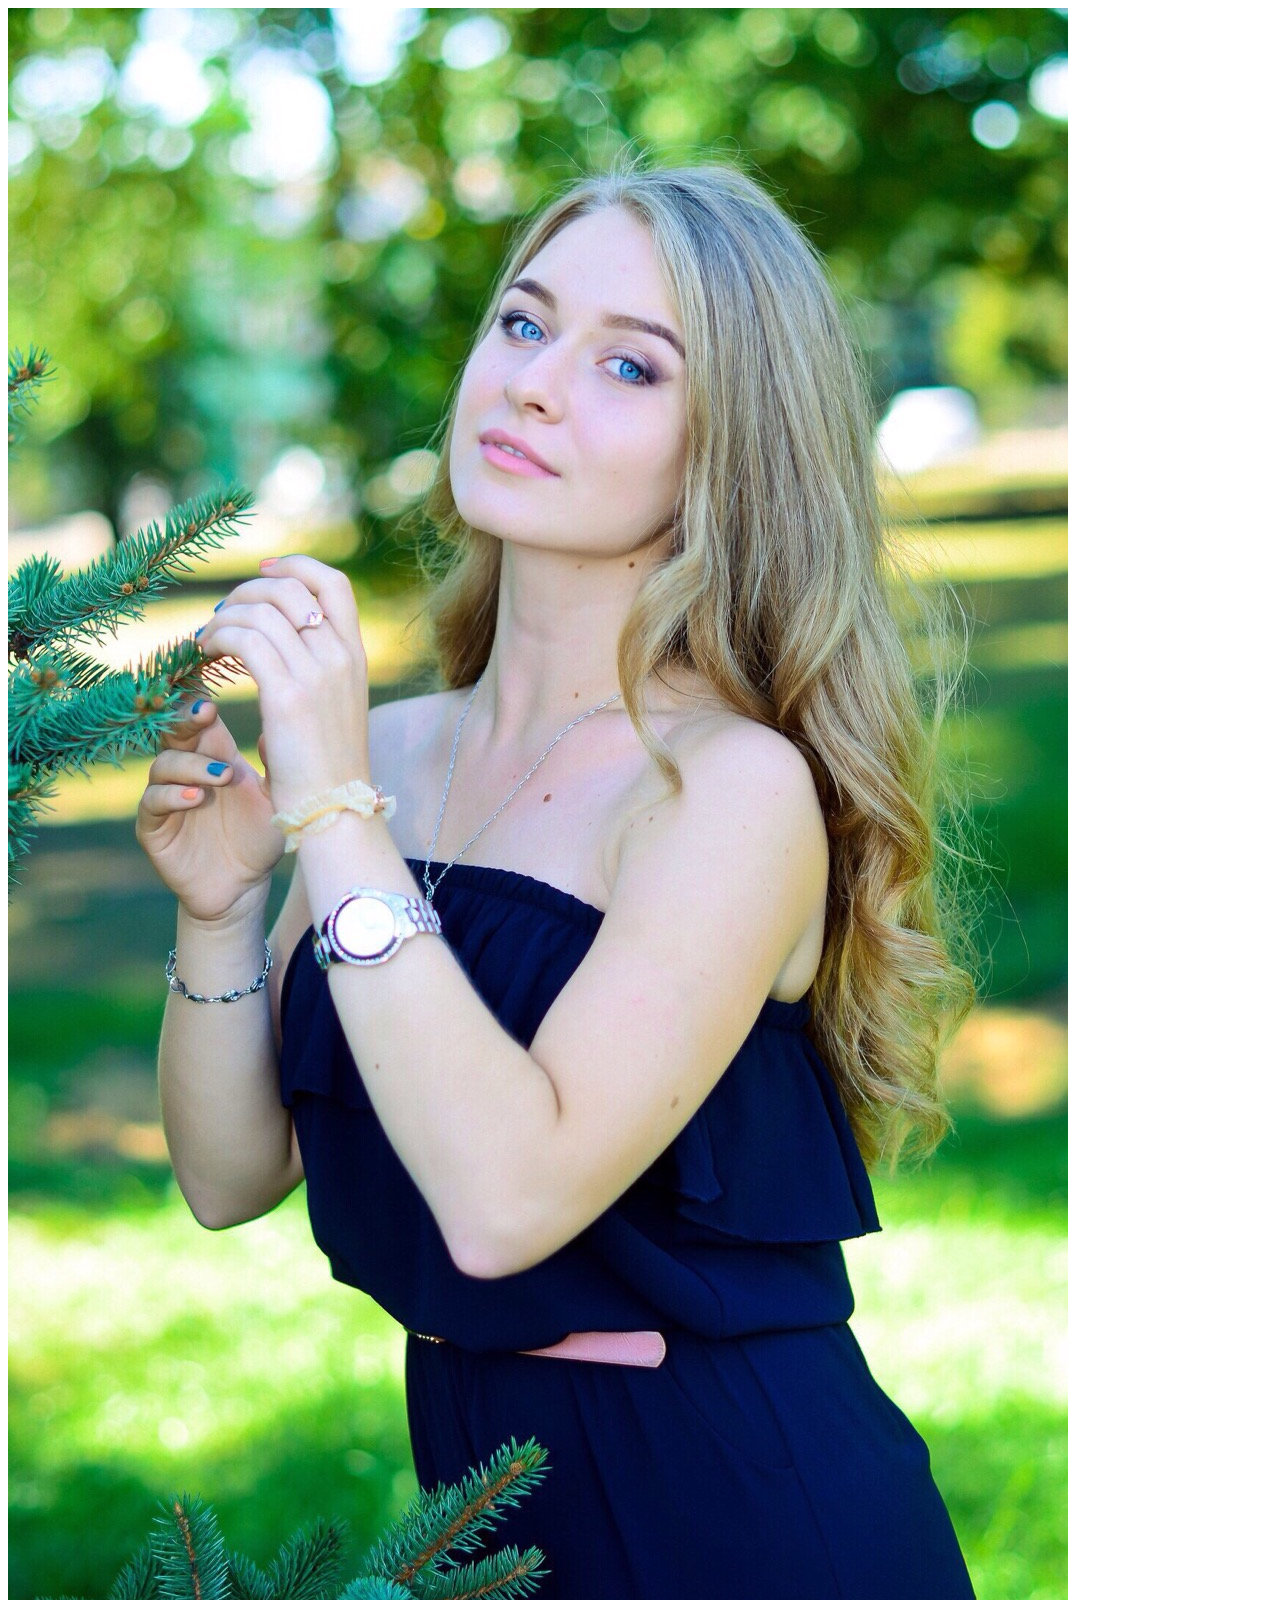
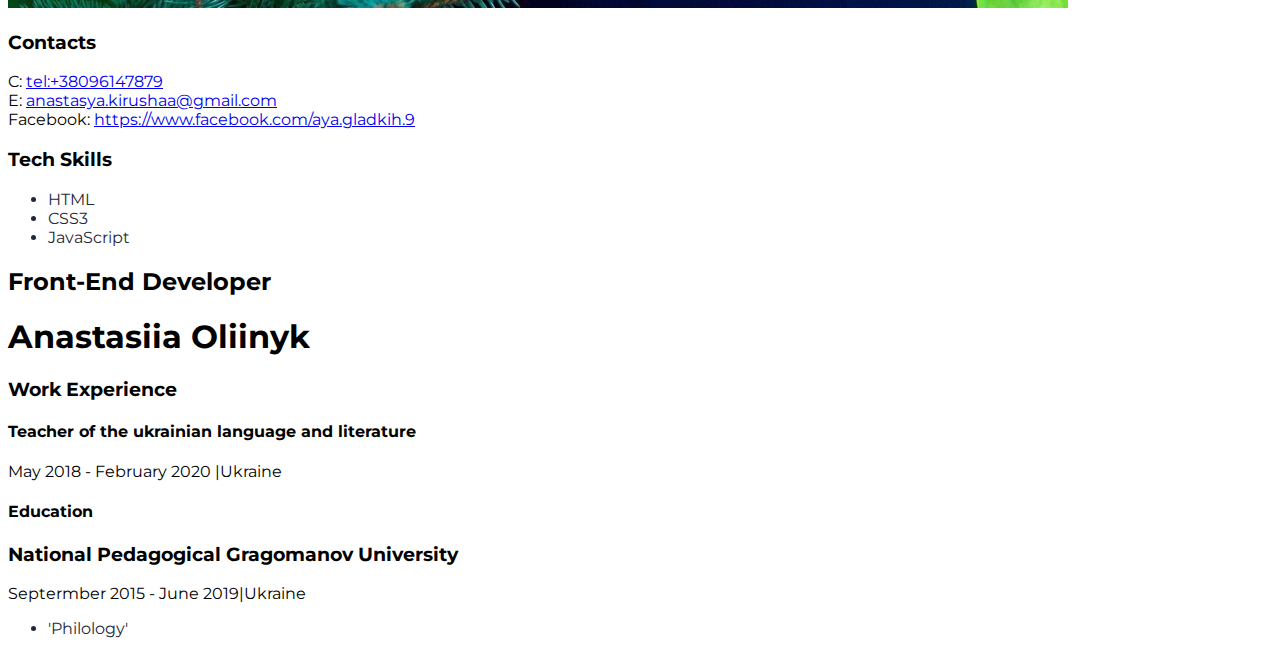
<file: index.html>
<!DOCTYPE html>
<html lang="en">

<head>
    <meta charset="UTF-8">
    <meta name="viewport" content="width=device-width, initial-scale=1.0">
    <title>My resume</title>
    <link rel="stylesheet" href="./сss/style.css" />
    <link href="https://fonts.googleapis.com/css2?family=Montserrat:wght@400;700&display=swap" rel="stylesheet" />

</head>

<!--rain-container-->
<div>
    <aside>
        <img src="./img/IMG_2521.JPG" alt="my photo">

        <!---contacts container-->
        <div>
            <h3>Contacts</h3>

            <div> C: <a href="tel:+38096147879"> tel:+38096147879 </a> </div>
            <div> E: <a href=anastasya.kirushaa@gmail.com">anastasya.kirushaa@gmail.com</a> </div>
            <div> Facebook: <a href="https://www.facebook.com/aya.gladkih.9"> https://www.facebook.com/aya.gladkih.9
                </a>

                <div>
                    <h3>Tech Skills</h3>
                    <ul>
                        <li> HTML </li>
                        <li> CSS3 </li>
                        <li> JavaScript </li>
                    </ul>


                </div>

    </aside>

    <!--about me-container-->
    <div>
        <!--about me main info-->
        <div>
            <h2>Front-End Developer</h2>
            <h1>Anastasiia Oliinyk</h1>


        </div>
        <div>

            <!--work experience-->

            <div>
                <h3>Work Experience</h3>



            </div>


            <!--- company 1-->

            <div>
                <h4> Teacher of the ukrainian language and literature</h4>

                <span> May 2018 - February 2020 |Ukraine </span>



            </div>

            <!-- my education-->

            <div>
                <h4> Education </h4>

                <h3> National Pedagogical Gragomanov University </h3>

                <span>Septermber 2015 - June 2019|Ukraine</span>

                <ul>

                    <li> 'Philology' </li>

                </ul>
            </div>





        </div>
    </div>
</div>

</div>


</body>

</html>
</file>
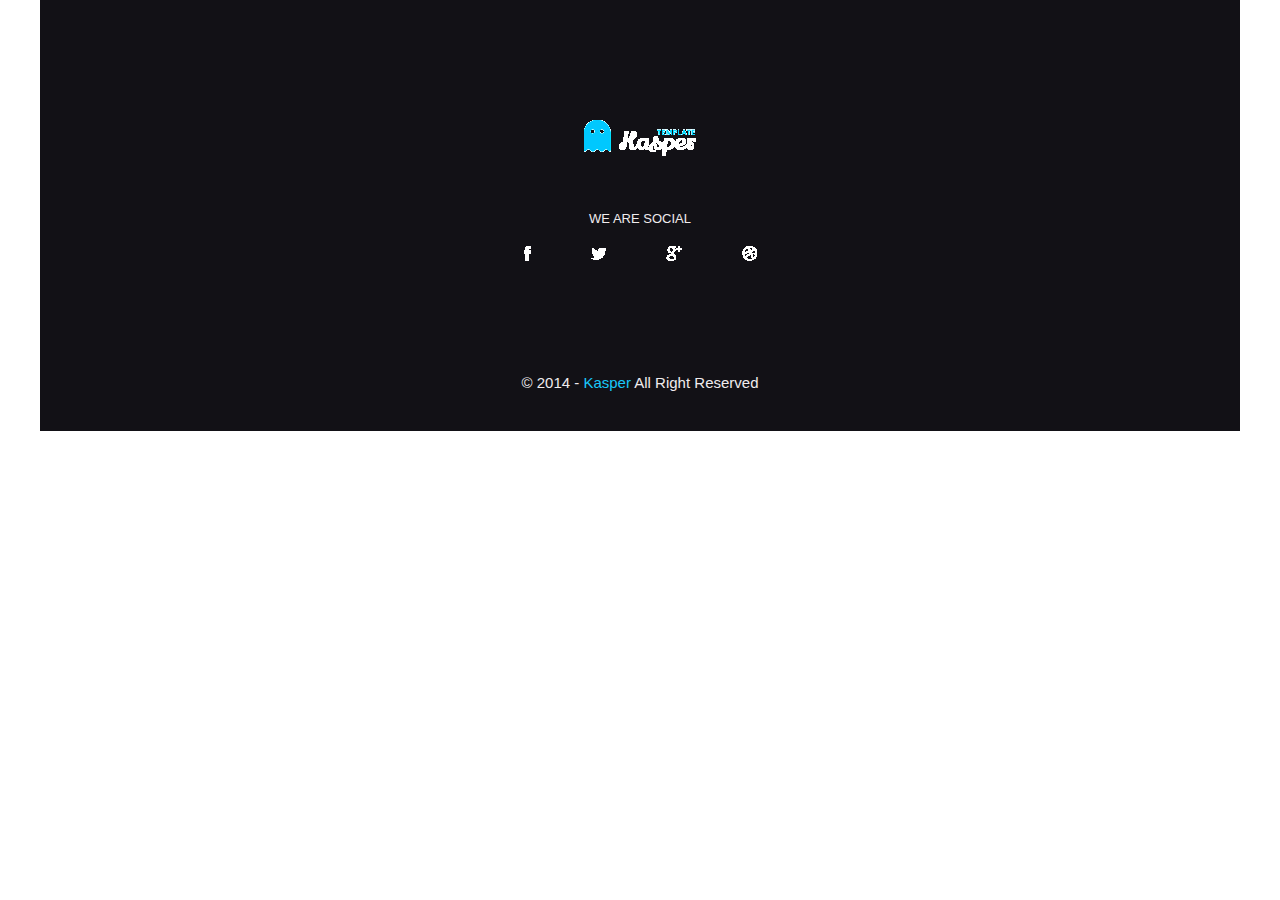
<file: домашка 5/index.html>
<!DOCTYPE html>
<html lang="en">
<head>
    <meta charset="UTF-8">
    <meta name="viewport" content="width=device-width, initial-scale=1.0">
    <title>Document</title>
    <link rel="stylesheet" href="style.css">
</head>
<body>
    <body>
        <div class="wrap">
          <footer>
            <img src="hw5/Logo.png" alt="logo" class="logo">
            <p class="hw5/Logo.png">
              WE ARE SOCIAL
            </p>
            <div class="submenu-container">
              <a href="hw5/Facebook.png">
                <img src="hw5/Facebook.png" alt="facebook">
              </a>
              <a href="hw5/Tweter.png">
                <img src="hw5/Tweter.png" alt="twitter">
              </a>
              <a href="hw5/Google.png">
                <img src="hw5/Google.png" alt="google">
              </a>
              <a href="hw5/Dribble.png">
                <img src="hw5/Dribble.png" alt="dribble">
              </a>
            </div>
            <p class="text-time"> 
              © 2014 - <span>Kasper</span> All Right Reserved
            </p>
            
          </footer>
        </div>
      </body>
      </html>
</file>
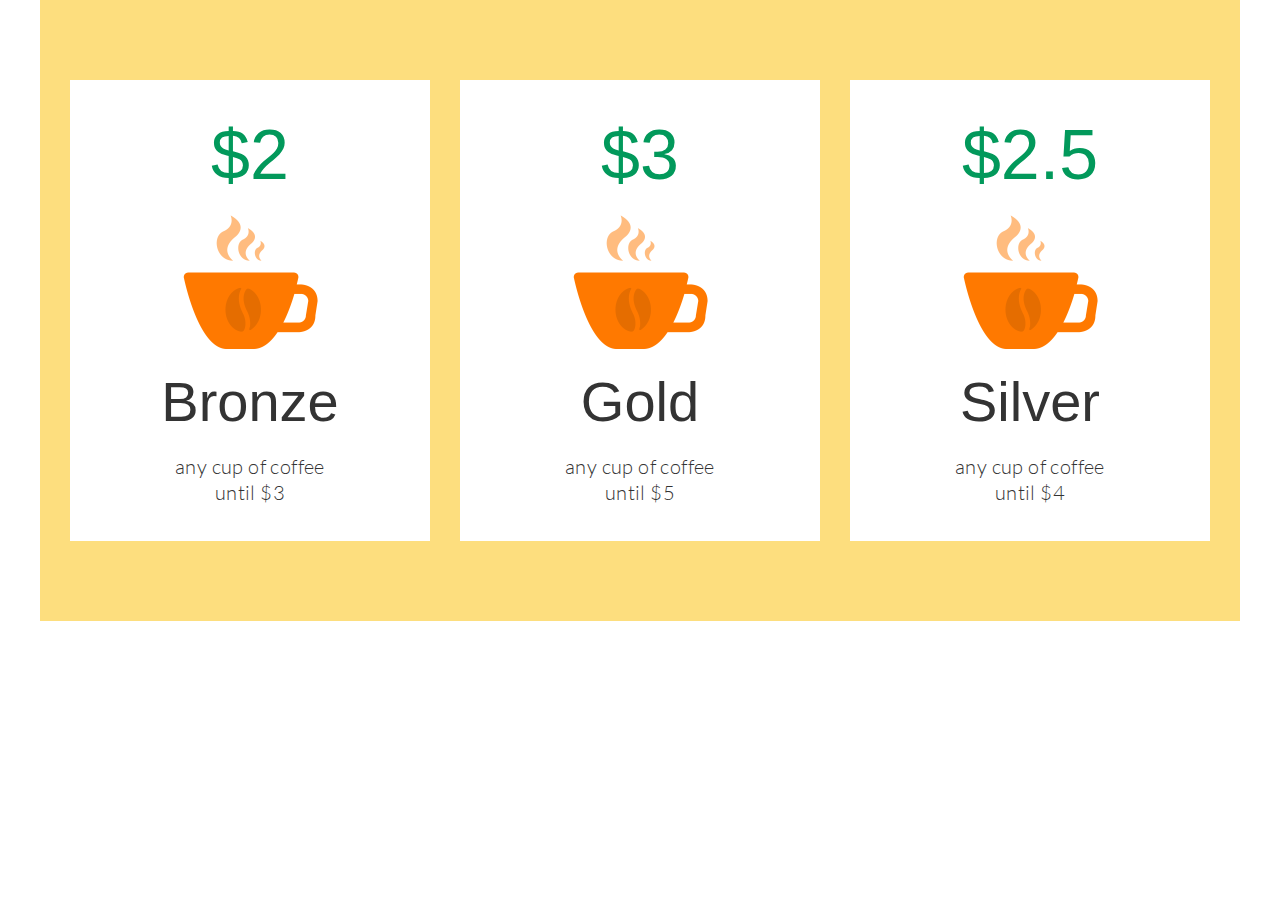
<file: домашка11/index.html>
<!DOCTYPE html>
<html lang="en">
<head>
  <meta charset="UTF-8">
  <meta name="viewport" content="width=device-width, initial-scale=1.0">
  <title>Coffee</title>
  <link rel="stylesheet" href="style.css">
</head>
<body>
  <div class="wrapper">
    <div class="item">
      <div class="price">
        $2
      </div>
      <img src="cup-bronze.png" alt="cup bronze">
      <h1>
        Bronze
      </h1>
      <p>
        any cup of coffee until $3
      </p>
    </div>
    <div class="item">
      <div class="price">
        $3
      </div>
      <img src="cup-bronze.png" alt="cup bronze">
      <h1>
        Gold
      </h1>
      <p>
        any cup of coffee until $5
      </p>
    </div>
    <div class="item">
      <div class="price">
        $2.5
      </div>
      <img src="cup-bronze.png" alt="cup bronze">
      <h1>
        Silver
      </h1>
      <p>
        any cup of coffee until $4
      </p>
    </div>
  </div>
</body>
</html>
</file>
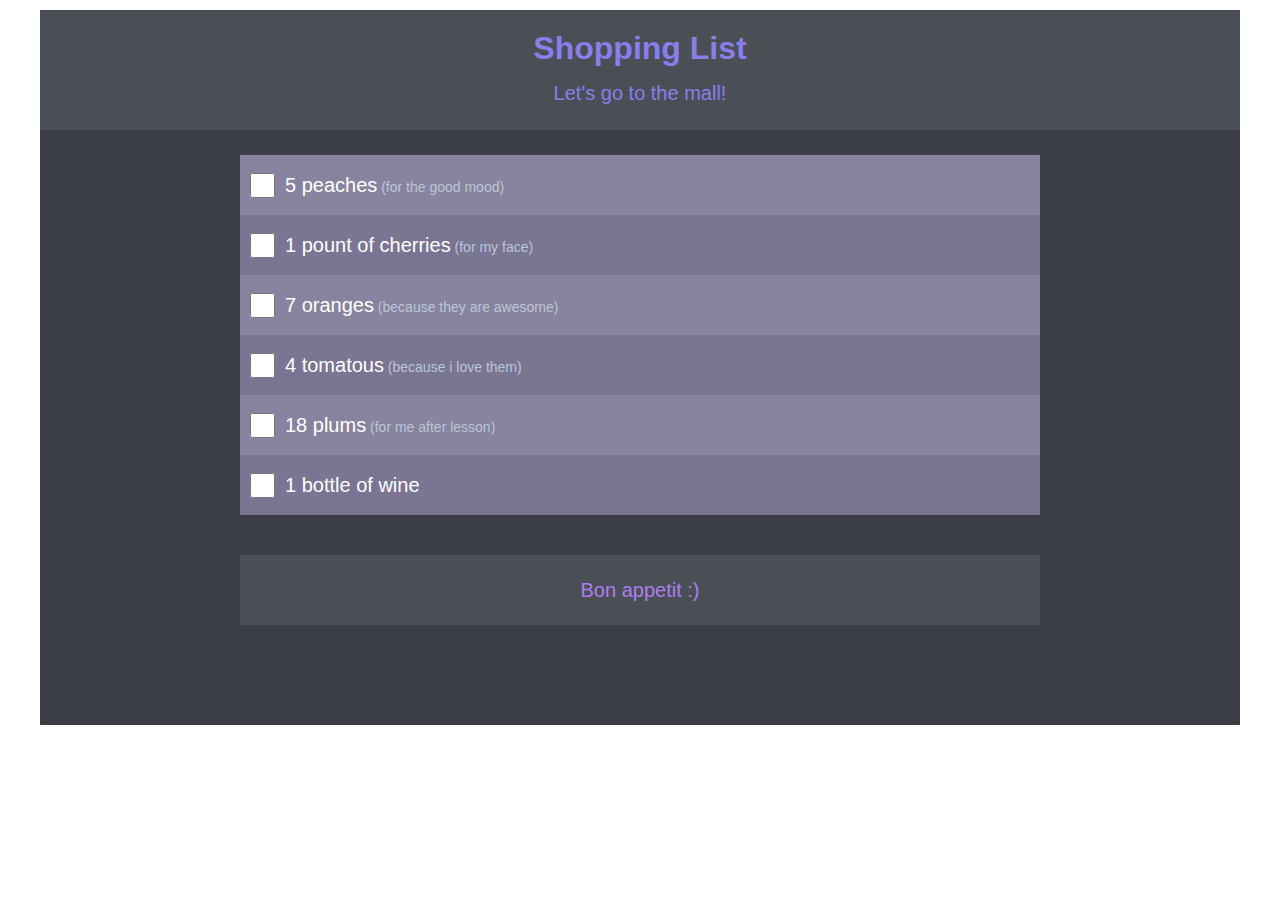
<file: домашка6/index.html>
<!DOCTYPE html>
<html lang="en">
<head>
  <meta charset="UTF-8">
  <meta name="viewport" content="width=device-width, initial-scale=1.0">
  <title>Form</title>
  <link rel="stylesheet" href="style.css">
</head>
<body class="wrap">
  <header>
    <h1>
      Shopping List
    </h1>
    <p>
      Let's go to the mall!
    </p>
  </header>
  <div class="content-wrap">
      <form>
     <ul>
        <li>
          <label for="peaches" class="label-list-item">
            <input type="checkbox" id="peaches" name="pickles" value="Peaches">
            <span>5 peaches</span>
          </label>
        </li>
        <li>
          <label for="cherries" class="label-list-item">
            <input type="checkbox" id="cherries" name="cherries" value="Cherries">
            <span>1 pount of cherries</span>
          </label>
        </li>
        <li>
          <label for="oranges" class="label-list-item">
            <input type="checkbox" id="oranges" name="oranges" value="Oranges">
            <span>7 oranges</span>
          </label>
        </li>
        <li>
          <label for="tomatous" class="label-list-item">
            <input type="checkbox" id="tomatous" name="tomatous" value="Tomatous">
            <span> 4 tomatous</span>
          </label>
        </li>
        <li>
          <label for="plums" class="label-list-item">
            <input type="checkbox" id="plums" name="plums" value="Plums">
            <span>18 plums</span>
          </label>
        </li>
        <li>
          <label for="bottle" class="label-list-item">
            <input type="checkbox" id="bottle" name="bottle" value="Bottle">
            <span>1 bottle of wine </span>
          </label>
        </li>
      </ul>
    </form>

    <p>
      Bon appetit :)
    </p>

  </div>

</body>
</html>
</file>
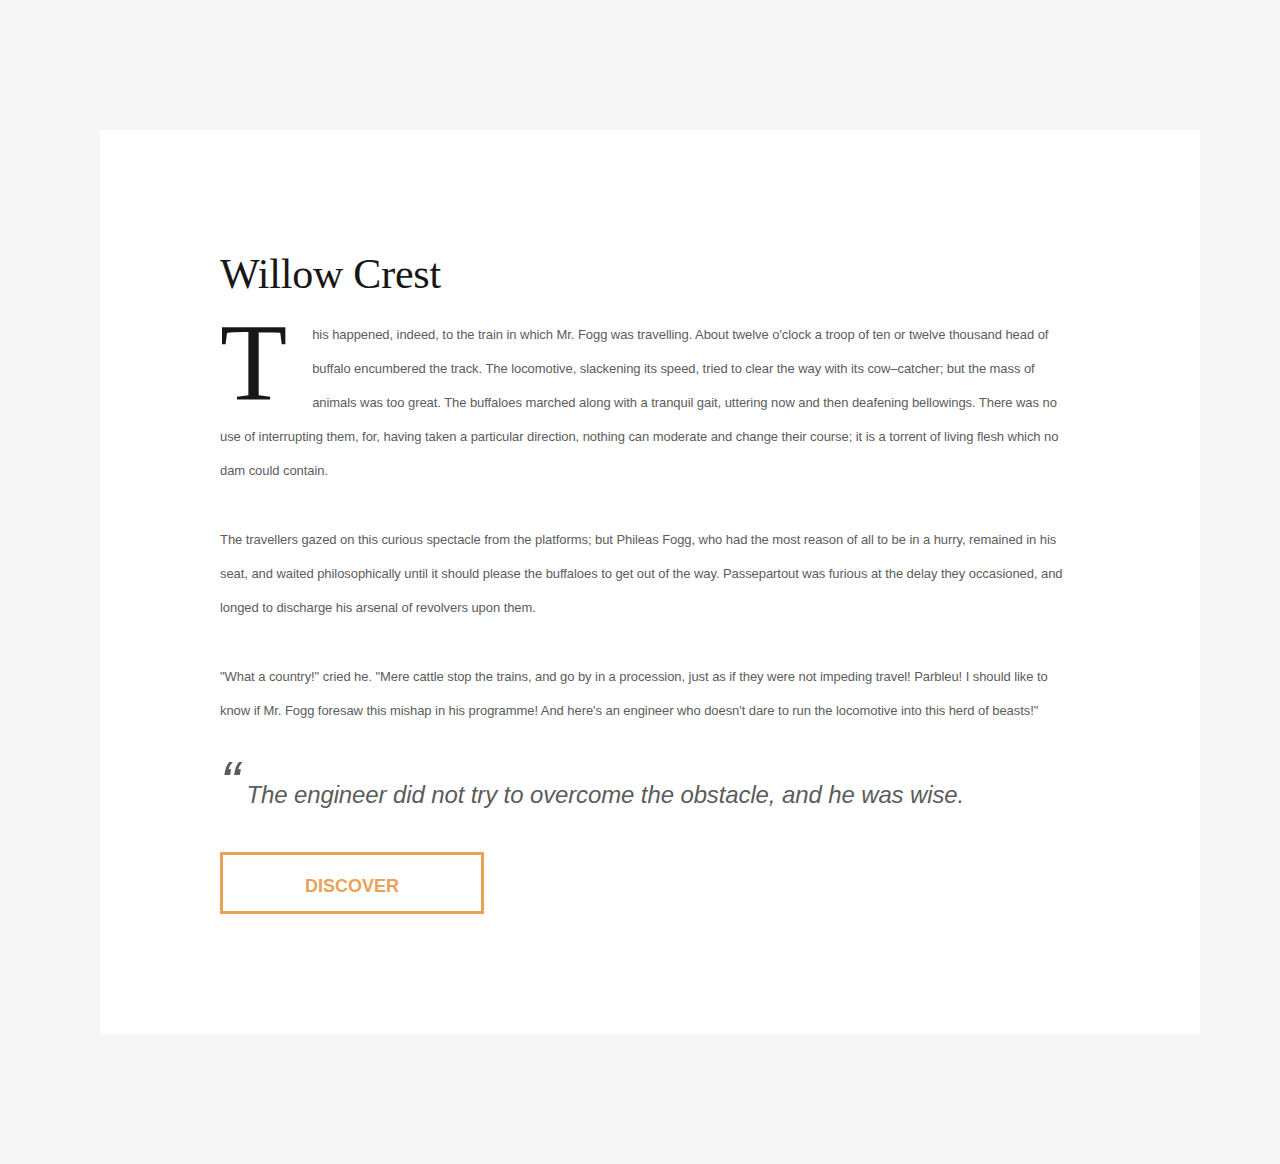
<file: домашка9/index.html>
<!DOCTYPE html>
<html lang="en">
<head>
  <meta charset="UTF-8">
  <meta name="viewport" content="width=device-width, initial-scale=1.0">
  <title>Text font</title>
  <link rel="stylesheet" href="style.css">
</head>
<body>
  <div class="pack">
    <div class="text">
      <h1>
        Willow Crest
      </h1>
      <p>
        This happened, indeed, to the train in which Mr. Fogg was travelling. About twelve o'clock a troop of ten or twelve thousand head of buffalo encumbered the track. The locomotive, slackening its speed, tried to clear the way with its cow–catcher; but the mass of animals was too great. The buffaloes marched along with a tranquil gait, uttering now and then deafening
        bellowings. There was no use of interrupting them, for, having taken a particular direction, nothing can moderate and change their course; it is a torrent of living flesh which no dam could contain.
      </p>
        <p>
        The travellers gazed on this curious spectacle from the platforms; but Phileas Fogg, who had the most reason of all to be in a hurry, remained in his seat,  and waited philosophically until it should please the buffaloes to get out of the way.
        Passepartout was furious at the delay they occasioned, and longed to discharge his arsenal of revolvers upon them.
      </p>
      <p>
        "What a country!" cried he. "Mere cattle stop the trains, and go by in a procession, just as if they were not impeding travel! Parbleu! I should like to know if Mr. Fogg foresaw this mishap in his programme! And here's an engineer who doesn't dare to run the locomotive into this herd of beasts!"
      </p>
      <p>
        <span>“</span> The engineer did not try to overcome the obstacle, and he was wise. 
      </p>
      <div> 
        Discover
      </div>
    </div>
  </div>
</body>
</html>
</file>
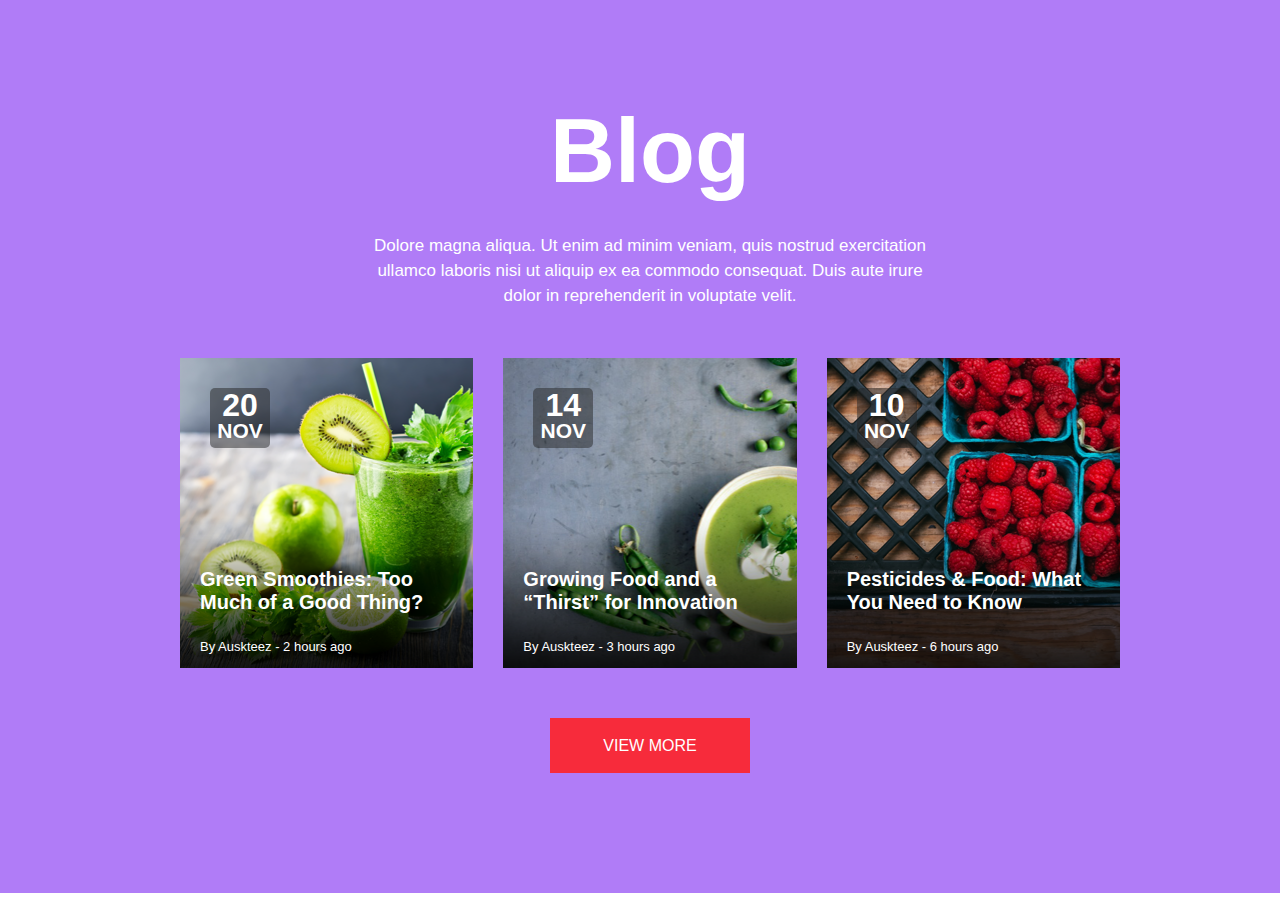
<file: домашка7/photos/index.html>
<!DOCTYPE html>
<html lang="en">
<head>
  <meta charset="UTF-8">
  <meta name="viewport" content="width=device-width, initial-scale=1.0">
  <title>Blog</title>
  <link rel="stylesheet" href="style.css">
</head>
<body>
  <div class="wrap">
    <section class="section-blog">
      <header>
        <h1>Blog</h1>
      </header>
      <p class="blog-text">
         Dolore magna aliqua. Ut enim ad minim veniam,
         quis nostrud exercitation ullamco laboris nisi ut aliquip ex 
         ea commodo consequat. Duis aute irure dolor in
         reprehenderit in voluptate velit.
      </p>
      <div class="blog-articles">
        <div class="blog-article-item" id="smoothies">
          <div class="blog-date" >
            <p>
              20
            </p>
            <p>
              NOV
            </p>
          </div>
          <h2>
            <a href="#">Green Smoothies: Too Much of a Good Thing?</a>
          </h2>
          <p>
            By Auskteez - 2 hours ago
          </p>
        </div>
        <div class="blog-article-item" id="growing">
          <div class="blog-date">
            <p>
              14
            </p>
            <p>
              NOV
            </p>
          </div>
          <h2>
            <a href="#">Growing Food and a “Thirst” for Innovation</a>
          </h2>
          <p>
            By Auskteez - 3 hours ago
          </p>
        </div>
        <div class="blog-article-item" id="pesticides">  
          <div class="blog-date">
            <p>
              10
            </p>
            <p>
              NOV
            </p>
          </div>
          <h2>
            <a href="#">Pesticides & Food: What You Need to Know</a>
          </h2>
          <p>
            By Auskteez - 6 hours ago
          </p>
        </div>
      </div>
      <footer >
        <div class="btn-view-more">
          VIEW MORE
        </div>
      </footer>
    </section>
  </div>
</body>
</html>
</file>
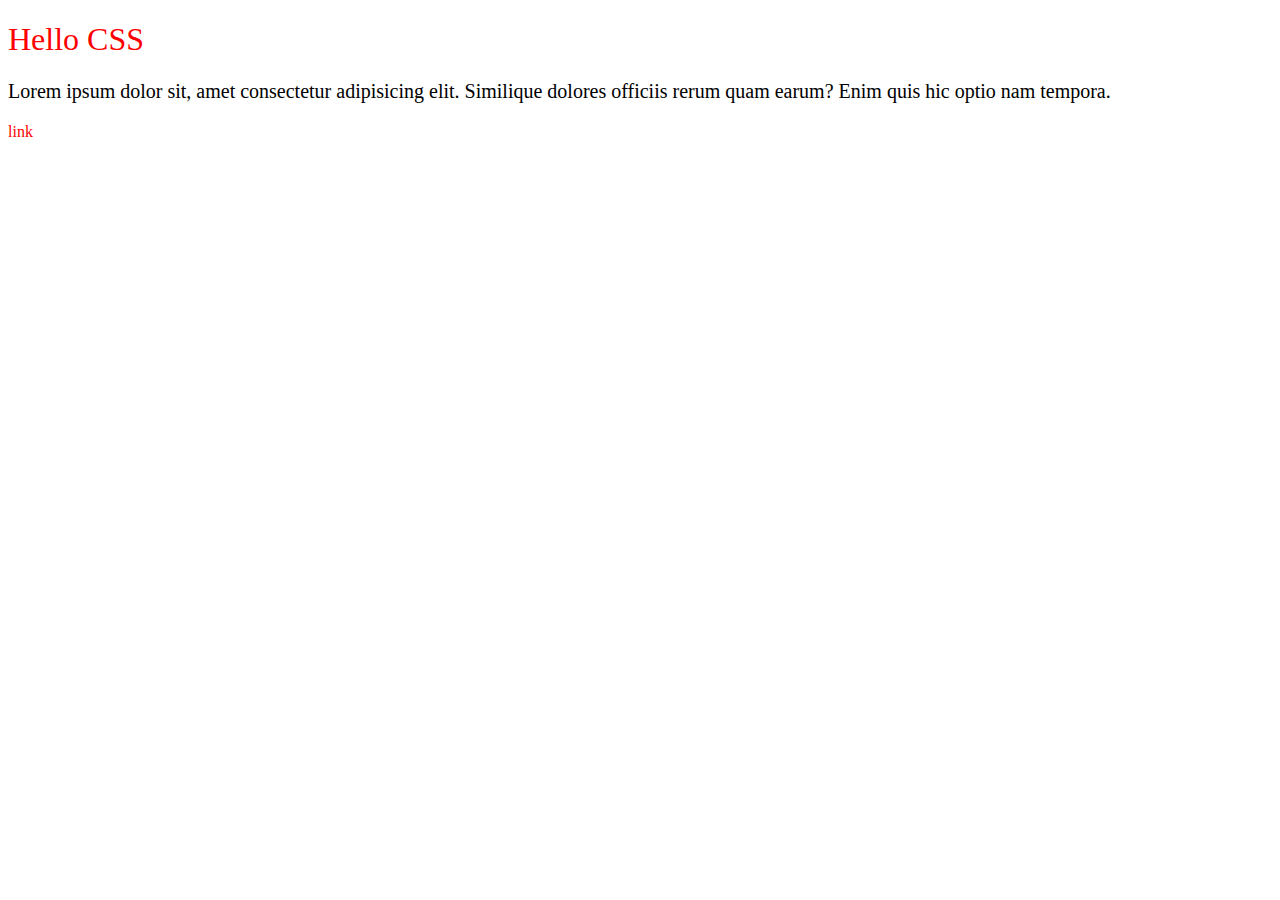
<file: домашка4/index/04_examples/01_syntax/index.html>
<!DOCTYPE html>
<html lang="en">
<head>
    <meta charset="UTF-8">
    <meta name="viewport" content="width=device-width, initial-scale=1.0">
    <meta http-equiv="X-UA-Compatible" content="ie=edge">
    <title>CSS syntax</title>
    <style>
        h1 {
            font-weight: normal;
        }
        p {
            font-size: 20px;
        }
        a {
            text-decoration: none;
        }
        h1, a {
            color: red;
        }
    </style>
</head>
<body>
    
    <h1>Hello CSS</h1>

    <p>Lorem ipsum dolor sit, amet consectetur adipisicing elit. Similique dolores officiis rerum quam earum? Enim quis hic optio nam tempora.</p>

    <a href="#">link</a>

</body>
</html>
</file>
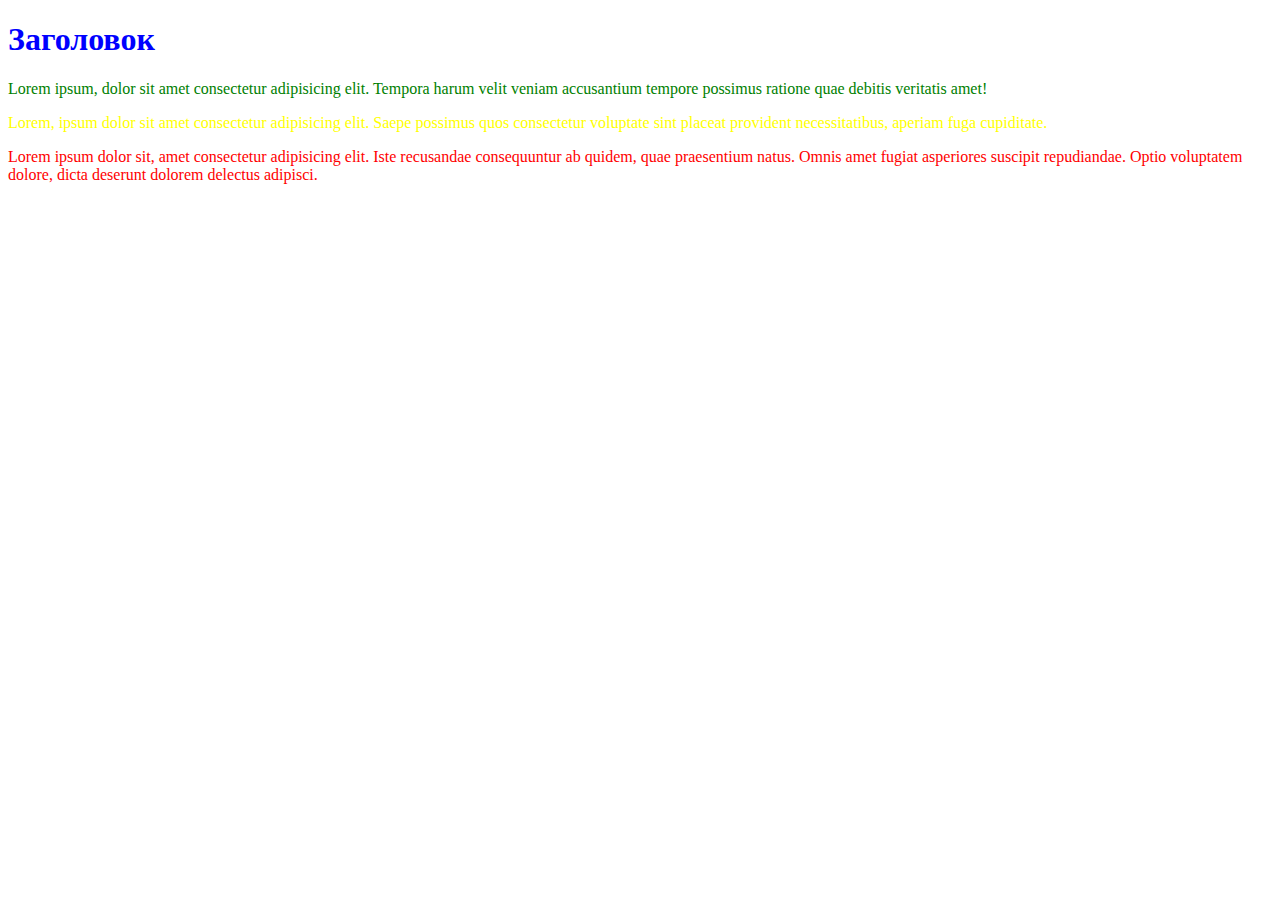
<file: домашка4/index/04_examples/02_specifity/index.html>
<!DOCTYPE html>
<html lang="en">

<head>
    <meta charset="UTF-8">
    <meta name="viewport" content="width=device-width, initial-scale=1.0">
    <meta http-equiv="X-UA-Compatible" content="ie=edge">
    <link rel="stylesheet" href="./style.css">
    <title>Selector Specificity</title>
</head>

<body>
    <h1>Заголовок</h1>
    <p id="identificator">Lorem ipsum, dolor sit amet consectetur adipisicing elit. Tempora harum velit veniam accusantium tempore possimus ratione quae debitis veritatis amet!</p>
    <p class="paragraph">Lorem, ipsum dolor sit amet consectetur adipisicing elit. Saepe possimus quos consectetur
        voluptate sint placeat provident necessitatibus, aperiam fuga cupiditate.</p>
    <p style="color: red">Lorem ipsum dolor sit, amet consectetur adipisicing elit. Iste recusandae consequuntur ab
        quidem, quae praesentium natus. Omnis amet fugiat asperiores suscipit repudiandae. Optio
        voluptatem dolore, dicta deserunt dolorem delectus adipisci.
    </p>

</body>

</html>
</file>
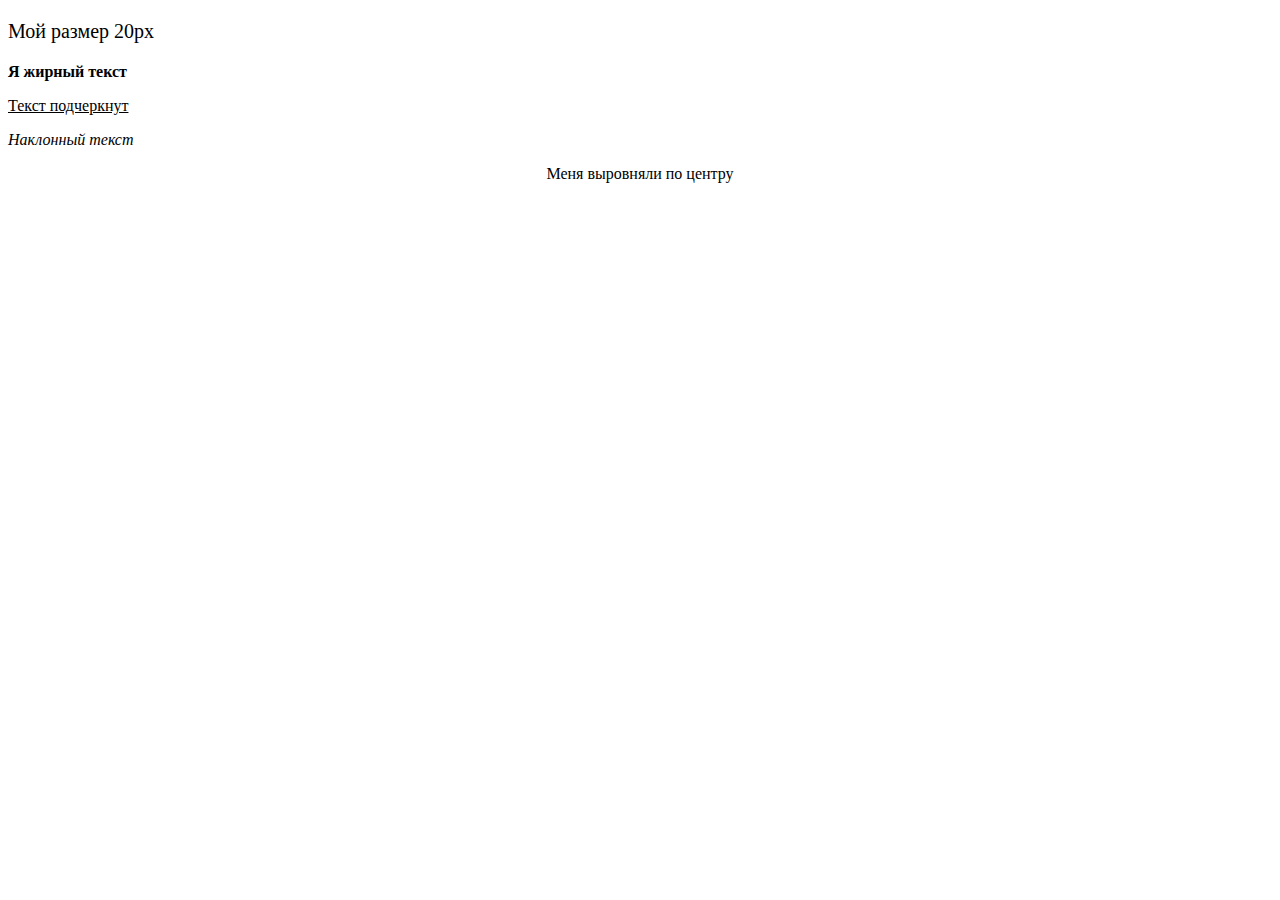
<file: домашка4/index/04_examples/03_text_styles/index.html>
<!DOCTYPE html>
<html lang="en">
<head>
    <meta charset="UTF-8">
    <meta name="viewport" content="width=device-width, initial-scale=1.0">
    <meta http-equiv="X-UA-Compatible" content="ie=edge">
    <title>Text styles</title>
    <link rel="stylesheet" href="./style.css">
</head>
<body>

    <p class="size-20">Мой размер 20px</p>
    <p class="weight-bold">Я жирный текст</p>
    <p class="decoration-underline">Текст подчеркнут</p>
    <p class="style-italic">Наклонный текст</p>
    <p class="align-center">Меня выровняли по центру</p>

</body>
</html>
</file>
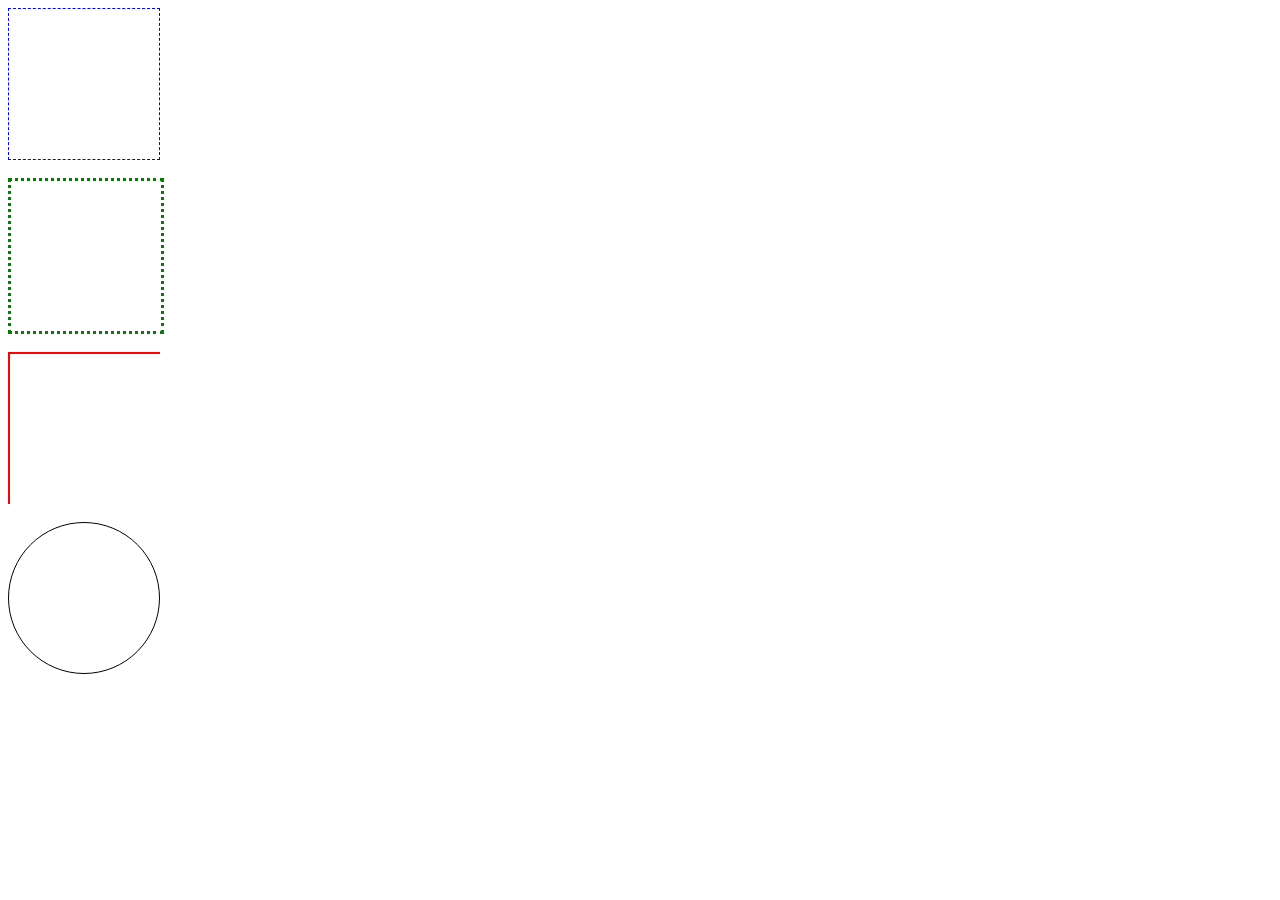
<file: домашка4/index/04_examples/04_border/index.html>
<!DOCTYPE html>
<html lang="en">
<head>
    <meta charset="UTF-8">
    <meta name="viewport" content="width=device-width, initial-scale=1.0">
    <meta http-equiv="X-UA-Compatible" content="ie=edge">
    <title>Border</title>
    <link rel="stylesheet" href="./style.css">
</head>
<body>
    
    <div class="border-blue"></div>
    <br>
    <div class="border-green"></div>
    <br>
    <div class="border-red"></div>
    <br>
    <div class="round"></div>

</body>
</html>
</file>
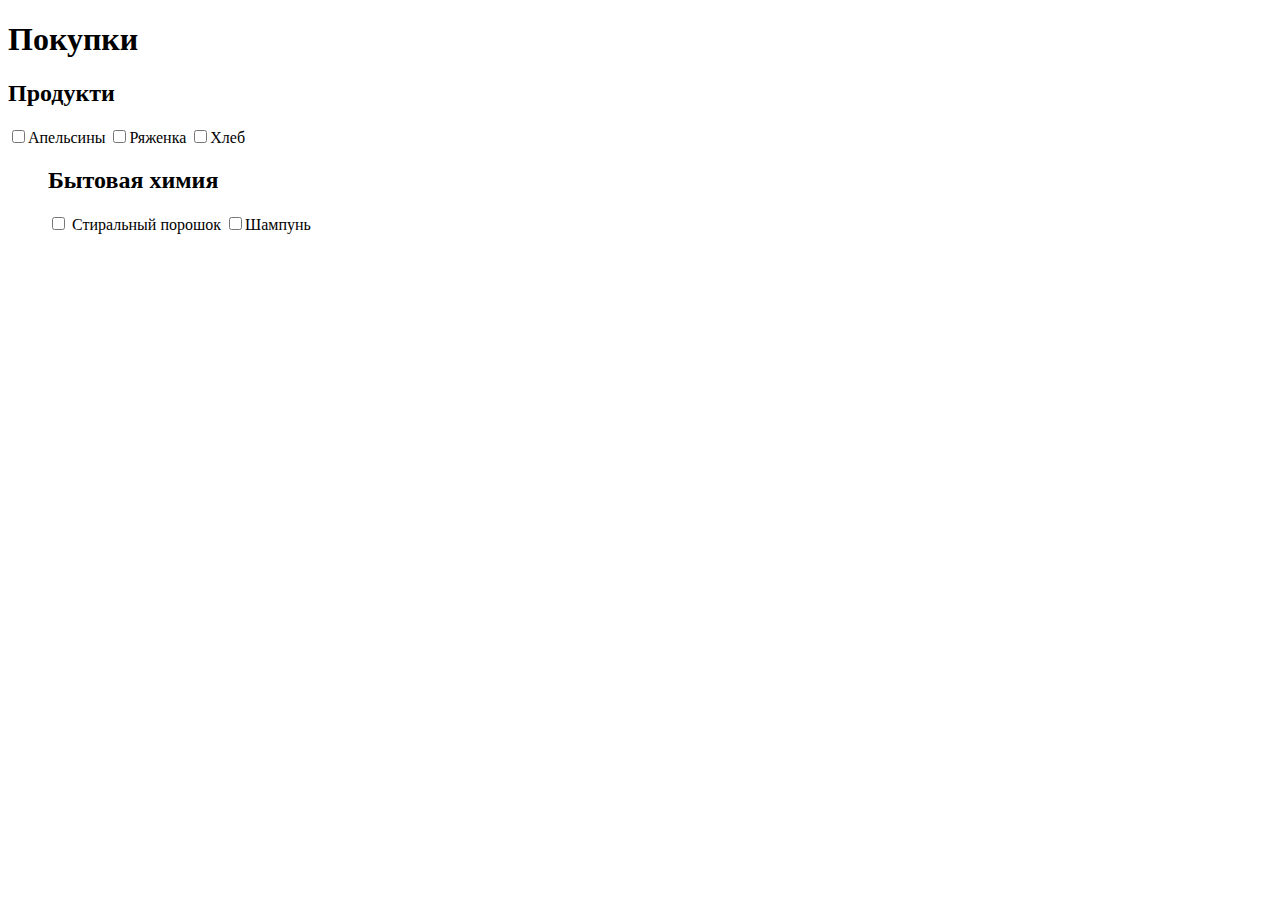
<file: домашка3/списочек.html>
<!DOCTYPE html>
<html>
<head>
    <div>
        <meta charset="utf-8">
        <title>Списочек</title>
        <link rel="stylessheet" href="style.css">
    </div>
</head>
<body>
   <div>
        <h1>Покупки</h1>
    </div>
    <div>
      <h2>Продукти</h2>
        <lu>
            <input type="checkbox"/ id="Апельсины"
            <li>Апельсины</li>
            <input type="checkbox"/ id="Ряженка"
            <li>Ряженка</li>
            <input type="checkbox"/ id="Хлеб"
            <li>Хлеб</li>
         </lu>
            
    </div>

    <div>
         <ul>
          <h2>Бытовая химия</h2>
					<input type="checkbox"/ id="Стиральный порошок"
				 <li> Стиральный порошок</li>
				 <input type="checkbox"/ id="Шампунь"
         <li>Шампунь</li>
        </ul>
    </div>
</body>

</html>
</file>
<file: сss/style.css>
body {
    font-family: 'Montserrat', sans-serif;
}
li { color: #1e2939;}
</file>
<file: домашка 5/style.css>
* {
    margin: 0;
    padding: 0;
    box-sizing: border-box;
  }
  
  .wrap {
    width: 1200px;
    margin: 0 auto;
    font-family: Open Sans, Arial, sans-serif;
    font-size: small;
  }
  
  footer {
    display: flex;
    flex-direction: column;
    justify-content: center;
    align-items: center;
    background-color: #121116;
    color: #f0ecee;
  }
  
  .logo {
    display: block;
    margin: 120px 0 55px;
  }
  
  .logo-text {
    padding-bottom: 20px;
    width: 230px;
    border-bottom: 1px solid white ;
    text-align: center;
    font-size: 20px;
  }
  
  .submenu-container {
    display: flex;
    justify-content: center;
    align-items: center;
  }
  
  .submenu-container a{
    display: block;
    margin: 20px 30px;
  }
  
  .text-time {
    margin: 90px 0 40px;
    font-size: 15px;
  }
  
  .text-time span{
    color: #19c8fa;
  }
</file>
<file: домашка11/style.css>
@font-face {
    font-family: "Raleway";
    src: url(Raleway-Italic-VariableFont_wght.ttf) 
  }
  
  @font-face {
    font-family: "Lato";
    src: url(Lato-Light.ttf);
     }
     
  * {
    margin: 0;
    padding: 0;
    box-sizing: border-box;
  }
  
  .wrapper {
    width: 1200px;
    margin: 0 auto;
    color: #333333;
    background-color: #fdde7e;
    display: flex;
    padding: 80px 30px ;
    justify-content: space-between;
    align-items: center;
  }
  
  .item {
    width: 360px;
    display: flex;
    flex-direction: column;
    align-items: center;
    justify-content: space-around;
    font-family: "Miso", sans-serif;
    background-color: white;
    padding: 25px 0;
  }
  
  .price {
    color: #02995b;
    font-size: 70px;
    text-align: center;
  }
  
  .item > * {
    margin: 10px 0;
  }
  
  .item > h1 {
    font-size: 56px;
    font-weight: 500;
  }
  
  .item > p {
    font-family: "Lato";
    font-weight: lighter;
    font-size: 20px;
    line-height: 26px;
    width: 160px;
    letter-spacing: 0.025rem;
    text-align: center;
  }
  
  .item:hover {
    transform: scaleY(1.1);
  }
</file>
<file: домашка6/style.css>
* {
    margin: 0;
    padding: 0;
    box-sizing: border-box;
    transition: all .1s ease-in;
  }
  
  .wrap {
    width: 1200px;
    margin: 10px auto;
    font-family: Trebuchet, Arial, sans-serif;
  }
  
  header {
    height: 120px;
    text-align: center;
    background-color: #4A4F56;
    color: #897eeb;
  }
  
  header > h1 {
    padding: 20px 0 15px;
  }
  header > p {
    font-size: 20px;
  }
  
  .content-wrap {
    background-color: #3B3F45;
    padding: 25px 0 100px;
  
  }
  
  form {
    width: 800px; 
    margin: 0 auto; 
  }
  
  ul {
    list-style: none;
  }
  
  li {
    width: 100%;
    height: 60px;
    background-color: #88839E;
  }
  
  .label-list-item {
    width: 100%;
    height: 100%;
    display: flex;
    align-items: center;
    cursor: pointer;
    color: white;
    font-size: 20px;
  }
  
  input[type="checkbox"] {
    width: 25px;
    height: 25px;
    margin: 10px;
  }
  
  .label-list-item > span:after{
    font-size: 14px;
    color: #B9C6D6;
  }
  
  .label-list-item > input:checked + span:after{
    font-size: 14px;
    color: #A3A0B5;
  }
  
  #peaches + span:after {
    content: " (for the good mood) ";
  }
  
  #cherries + span:after {
    content: " (for my face) ";
  }
  
  #oranges + span:after {
    content: " (because they are awesome) ";
  }
  
  #tomatous + span:after {
    content: " (because i love them) ";
  }
  
  #plums + span:after {
    content: " (for me after lesson) ";
  }
  
  input:checked + span {
    text-decoration: line-through;
    color: #A3A0B5;
  }
  
  li:nth-child(2n) {
    background-color: #7A7593;
  }
  
  li:hover {
    background-color: #625E77;
    border-top: white 2px solid;
    border-bottom: white 2px solid;
  }
  
  li:active {
    background-color: #8e7eeb;
    border-top: white 2px solid;
    border-bottom: white 2px solid;
  }
  
  .content-wrap > p {
    line-height: 70px;  
    width: 800px;
    margin: 40px auto 0;
    vertical-align: middle;
    text-align: center;
    background-color: #4A4F56;
    color: #ad7eeb;
    font-size: 20px;
  }
</file>
<file: домашка9/style.css>
* {
    margin: 0;
    padding: 0;
    box-sizing: border-box;
  }
  
  body {
    background-color: #282828;
  }
  
  @import url('https://fonts.googleapis.com/css2?family=Lato:ital,wght@0,400;0,700;1,300&family=Playfair+Display&display=swap');
  
  .pack {
    width: 1300px;
    margin: 0 auto;
    padding: 130px 100px;
    color: #171717;
    background-color: #F6F6F6;
  }
  
  .text {
    background-color: white;
    padding: 120px;
  }
  
  h1 {
    font-family: 'Playfair Display', serif;
    font-size: 42px;
    font-weight: normal;
    letter-spacing: -0.005em;
  }
  
  p {
    margin: 20px 0 35px;
    font-family: 'Lato', sans-serif;
    font-size: small;
    line-height: 34px;
    color: #5c5c5c;
    letter-spacing: -0.005em;
  }
  
  p:first-of-type::first-letter {
    font-family: 'Playfair Display', serif;
    font-size: 110px;
    font-weight: normal;
    float: left;
    vertical-align: top;
    line-height: 90px;
    letter-spacing: 25px;
    color: #171717;
  }
  
  p:last-of-type {
    font-size: 24px;
    line-height: 34px;
    font-weight: lighter;
    font-style: italic;
  }
  
  p:last-of-type span {
    font-size: 60px;
    line-height: 40px;
  }
  
  .text div {
    width: 264px;
    height: 62px;
    border: solid 3px #eaa258;
    color: #eaa258;
    font-family: 'Lato', sans-serif;
    font-size: 18px;
    line-height: 62px;
    font-weight: bold;
    text-align: center;
    vertical-align: middle;
    margin-top: 40px;
    text-transform: uppercase;
  }
</file>
<file: домашка7/photos/style.css>
* {
    margin: 0;
    padding: 0;
    box-sizing: border-box;
  }
  .wrap {
    width: 1300px;
    margin: 0 auto;
    background-color: #b07cf7;
    font-family: Raleway, Arial, sans-serif;
  }
  .section-blog {
    color: white;
  
  }
  .section-blog h1 {
    font-size: 90px;
    text-align: center;
    padding: 100px 0 30px;
  }
  .blog-text {
    width: 570px;
    margin: 0 auto;
    text-align: center;
    font-size: 17px;  
    line-height: 25px;
  }
  .blog-articles {
    display: flex;
    justify-content: space-between;
    margin: 50px 165px ;
  }
  .blog-article-item {
    position: relative;
    width: 370px;
    height: 310px;
    margin: 0 15px;
  }
  #smoothies {
    background: url(green-smoothies.png);
  }
  #growing {
    background: url(growing.png);
  }

  #pesticides {
    background: url(pesticides.png);
  }
  .blog-date {
    position: absolute;
    display: flex;
    flex-direction: column;
    justify-content: center;
    align-items: center;
    width: 60px;
    height: 60px;
    background-color: #26262680;
    left: 30px;
    top: 30px;
    border-radius: 5px;
  }
  .blog-date p{
    text-align: center;
    font-size: 21px;
    font-weight: bolder;
    line-height: 25px;
  }
  .blog-date p:first-child {
    font-size: 32px;
    font-weight: bold;
  }
  .blog-article-item:hover {
    box-shadow: 0 14px 28px rgba(0,0,0,0.25), 0 10px 10px rgba(0,0,0,0.22);
  }
  .blog-article-item h2 {
    font-size: 20px;
    margin: 210px 20px 25px 20px;
  }
  .blog-article-item a {
    text-decoration: none;
    color: white;
  }
  .blog-article-item > p {
    font-size: 13px;
    margin: 25px 20px;
  }
  footer{
    margin: 50px 0 0;
    padding: 0 0 120px;
  
  }
  .btn-view-more {
    width: 200px;
    height: 55px;
    background-color: #f72b3b;
    margin: 0 auto ;
    line-height: 55px;
    text-align: center;
  }
  .btn-view-more:hover{
    background-color: green;
    transform: scale(1.2, 1.2);
  }
  .btn-view-more:active{
    background-color: blue;
  }
</file>
<file: домашка4/index/04_examples/02_specifity/style.css>
h1 {
    color: blue;
}

.paragraph {
    color: yellow
}

#identificator {
    color: green;
}
</file>
<file: домашка4/index/04_examples/03_text_styles/style.css>
.size-20 {
    font-size: 20px;
}

.weight-bold {
    font-weight: bold;
}

.decoration-underline {
    text-decoration: underline;
}

.style-italic {
    font-style: italic;
}

.align-center {
    text-align: center;
}
</file>
<file: домашка4/index/04_examples/04_border/style.css>
div {
    width: 150px;
    height: 150px;
}

.border-blue {
    border-color: blue;
    border-width: 1px;
    border-style: dashed;
}

.border-green {
    border: 3px dotted green;
}

.border-red {
    border-top: 2px double red;
    border-left: 2px double red;
}

.round {
    border: 1px solid black;
    border-radius: 50%;
}
</file>
